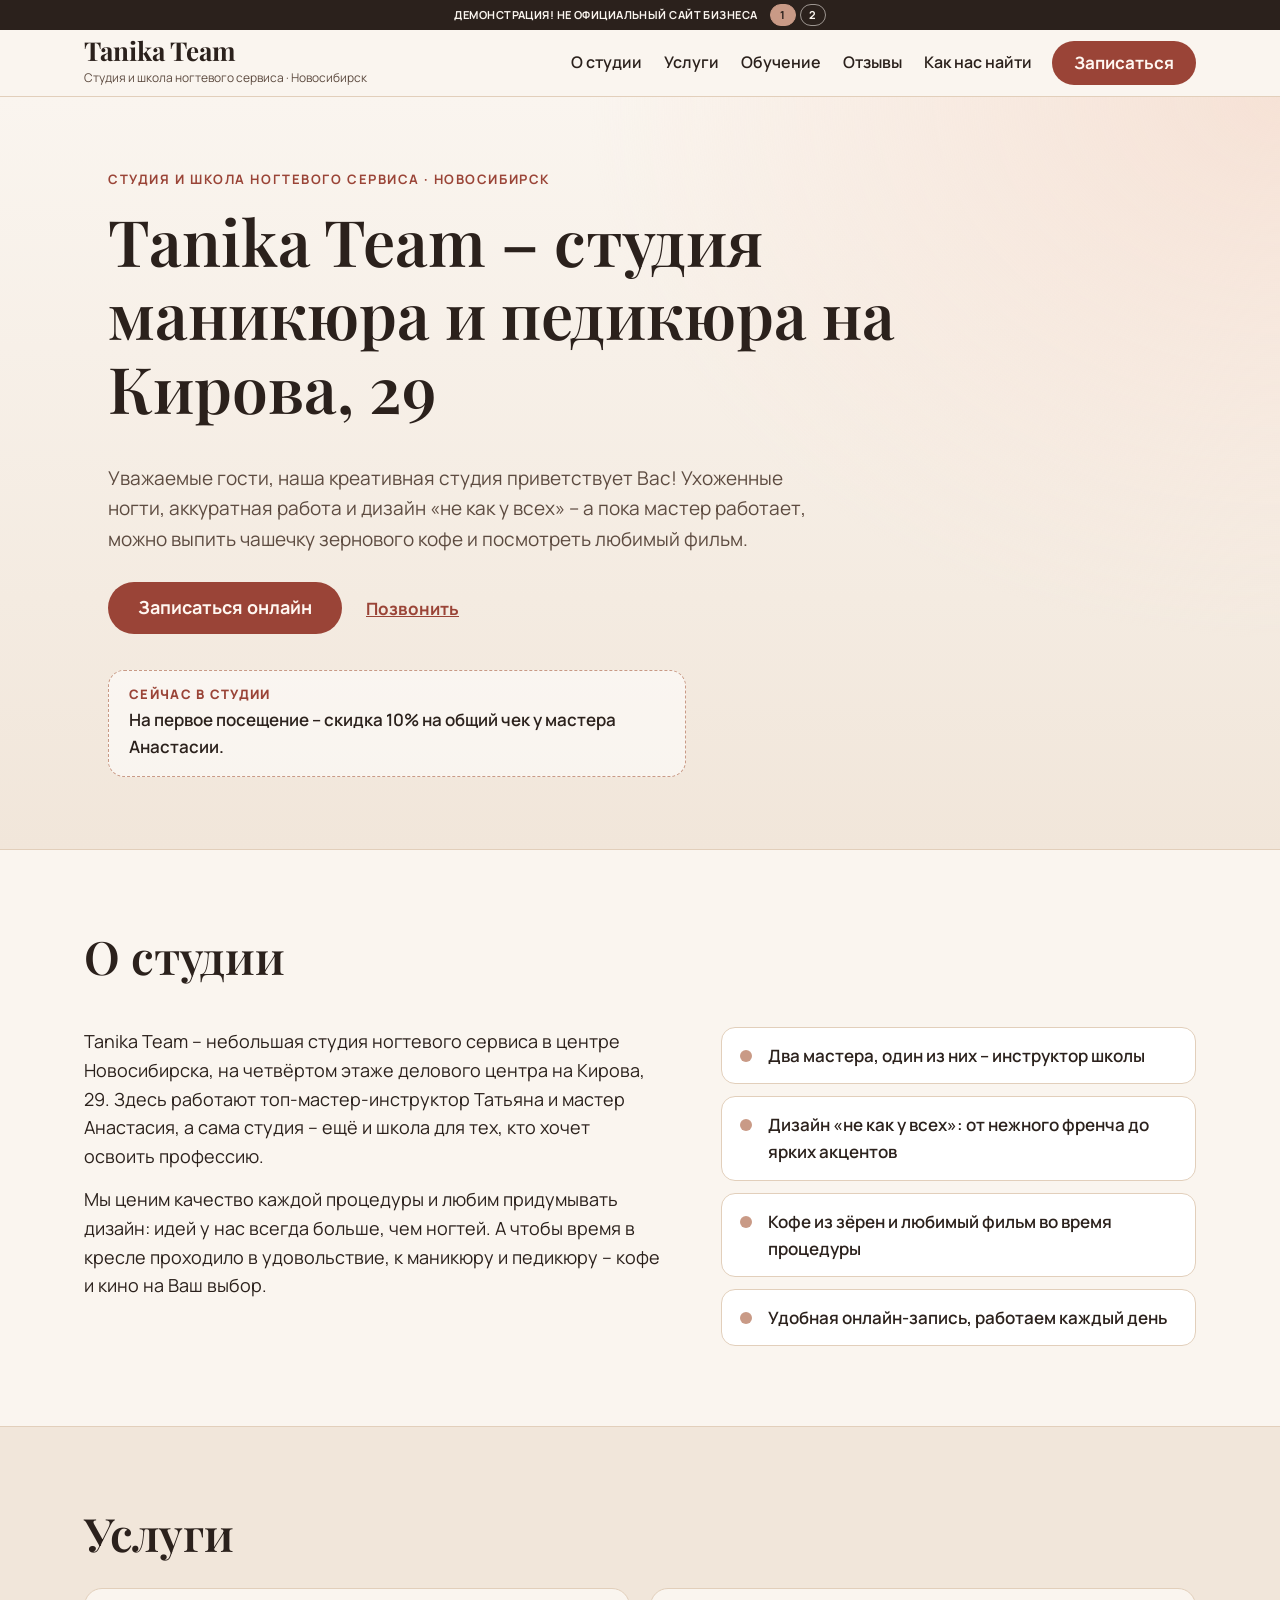
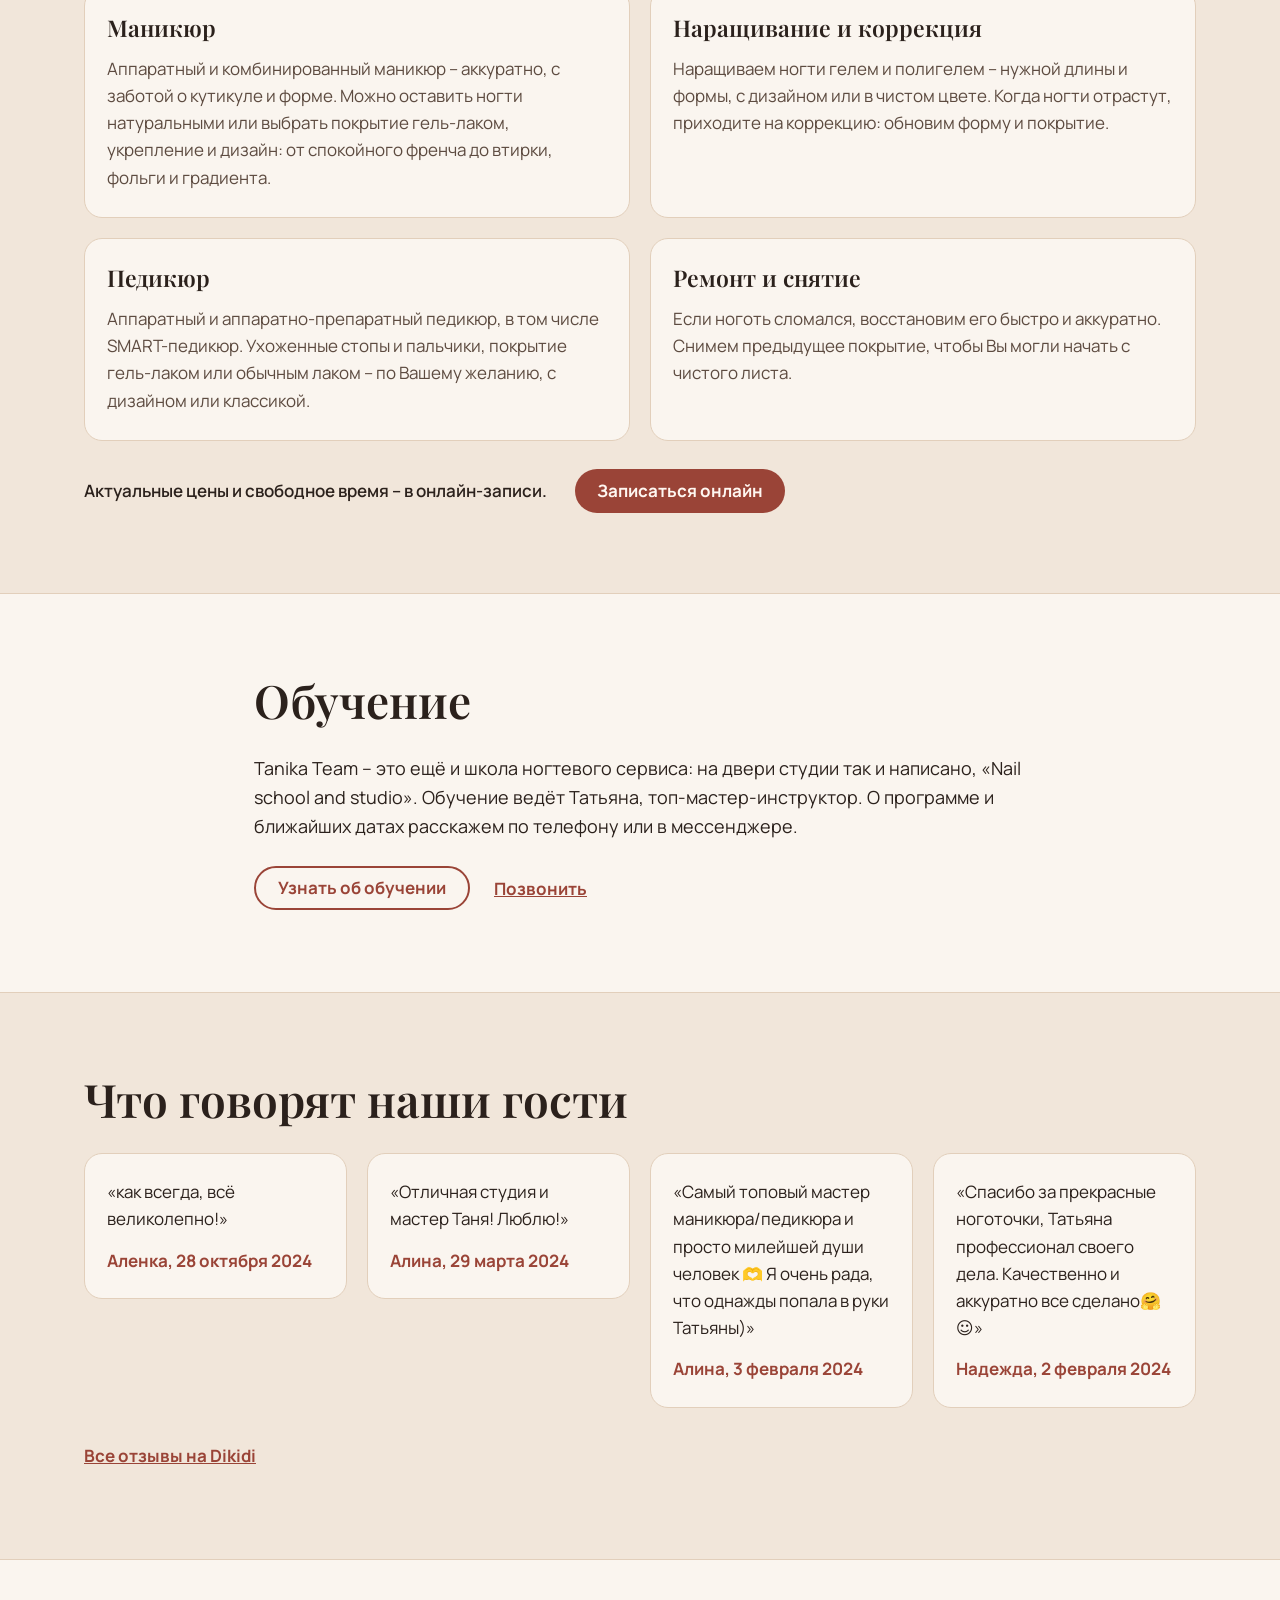
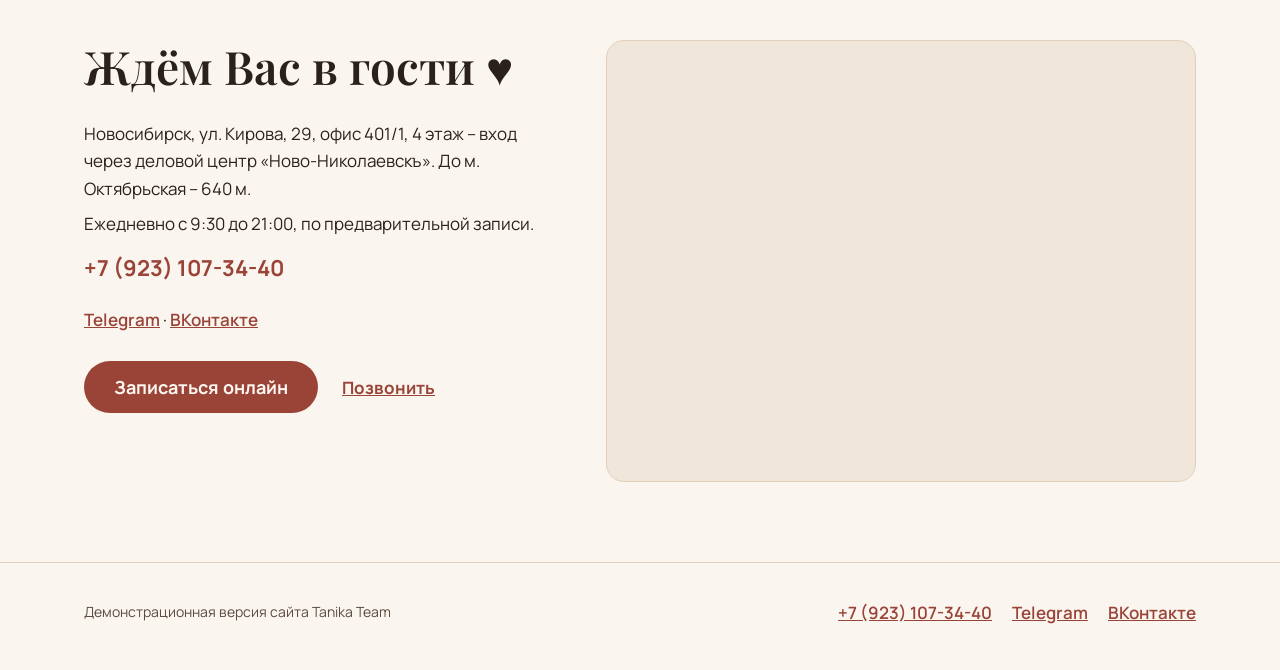
<file: index.html>
<!DOCTYPE html>
<html lang="ru">
<head>
<meta charset="utf-8">
<meta name="viewport" content="width=device-width, initial-scale=1.0">
<meta name="robots" content="noindex, nofollow">
<title>Tanika Team · студия маникюра и педикюра в Новосибирске</title>
<meta name="description"
  content="Tanika Team – студия и школа ногтевого сервиса в Новосибирске на ул. Кирова, 29: аппаратный маникюр, наращивание и коррекция, педикюр, ремонт и снятие.">
<meta name="theme-color" content="#faf5ef">

<link rel="icon" sizes="any" href="logos/favicon.ico">
<link rel="icon" type="image/png" sizes="32x32" href="logos/favicon-32x32.png">
<link rel="apple-touch-icon" sizes="180x180" href="logos/apple-touch-icon.png">
<link rel="preload" href="fonts/manrope-cyr.woff2" as="font" type="font/woff2" crossorigin>
<link rel="preload" href="fonts/playfair-cyr.woff2" as="font" type="font/woff2" crossorigin>
<link rel="stylesheet" href="css/fonts.css">
<link rel="stylesheet" href="css/styles.css">
</head>
<body>
<div class="top" id="top">
  <div class="demo-strip">
    <span class="demo-strip__text">ДЕМОНСТРАЦИЯ! НЕ ОФИЦИАЛЬНЫЙ САЙТ БИЗНЕСА</span>
    <nav class="switcher" aria-label="Версии сайта">
      <a href="./" aria-current="page">1</a>
      <a href="v2/">2</a>
    </nav>
  </div>
  <header class="header">
    <div class="header__inner wrap">
      <a class="sign" href="#hero" aria-label="Tanika Team, на главный экран">
        <span class="sign__text">
          <span class="sign__name">Tanika Team</span>
          <span class="sign__line">Студия и школа ногтевого сервиса · Новосибирск</span>
        </span>
      </a>
      <nav class="nav" aria-label="Разделы">
        <a href="#about">О студии</a>
        <a href="#services">Услуги</a>
        <a href="#school">Обучение</a>
        <a href="#reviews">Отзывы</a>
        <a href="#contacts">Как нас найти</a>
      </nav>
      <a class="btn btn--accent header__cta" href="https://dikidi.ru/477405" rel="noopener" target="_blank">Записаться</a>
      <button class="burger" type="button" aria-expanded="false" aria-controls="menu" aria-label="Меню">
        <span></span><span></span><span></span>
      </button>
    </div>
    <nav class="menu" id="menu" aria-label="Меню" hidden>
      <a href="#about">О студии</a>
      <a href="#services">Услуги</a>
      <a href="#school">Обучение</a>
      <a href="#reviews">Отзывы</a>
      <a href="#contacts">Как нас найти</a>
    </nav>
  </header>
</div>

<main>
  <section class="hero" id="hero">
    <div class="wrap hero__inner">
      <p class="hero__kicker">Студия и школа ногтевого сервиса · Новосибирск</p>
      <h1>Tanika Team – студия маникюра и педикюра на Кирова, 29</h1>
      <p class="lead">Уважаемые гости, наша креативная студия приветствует Вас! Ухоженные ногти, аккуратная работа и дизайн «не как у всех» – а пока мастер работает, можно выпить чашечку зернового кофе и посмотреть любимый фильм.</p>
      <div class="actions">
        <a class="btn btn--accent btn--big" href="https://dikidi.ru/477405" rel="noopener" target="_blank">Записаться онлайн</a>
        <p class="links"><a href="tel:+79231073440">Позвонить</a></p>
      </div>
      <aside class="promo" aria-labelledby="promo-h">
        <h2 id="promo-h" class="promo__title">Сейчас в студии</h2>
        <p>На первое посещение – скидка 10% на общий чек у мастера Анастасии.</p>
      </aside>
    </div>
  </section>

  <section class="sec about" id="about" aria-labelledby="about-h">
    <div class="wrap about__inner">
      <h2 id="about-h">О студии</h2>
      <div class="about__text"><p>Tanika Team – небольшая студия ногтевого сервиса в центре Новосибирска, на четвёртом этаже делового центра на Кирова, 29. Здесь работают топ-мастер-инструктор Татьяна и мастер Анастасия, а сама студия – ещё и школа для тех, кто хочет освоить профессию.</p><p>Мы ценим качество каждой процедуры и любим придумывать дизайн: идей у нас всегда больше, чем ногтей. А чтобы время в кресле проходило в удовольствие, к маникюру и педикюру – кофе и кино на Ваш выбор.</p></div>
      <ul class="facts">
        <li>Два мастера, один из них – инструктор школы</li>
        <li>Дизайн «не как у всех»: от нежного френча до ярких акцентов</li>
        <li>Кофе из зёрен и любимый фильм во время процедуры</li>
        <li>Удобная онлайн-запись, работаем каждый день</li>
      </ul>
    </div>
  </section>

  <section class="sec services" id="services" aria-labelledby="services-h">
    <div class="wrap">
      <h2 id="services-h">Услуги</h2>
      <ul class="cards">
        <li class="card"><h3>Маникюр</h3><p>Аппаратный и комбинированный маникюр – аккуратно, с заботой о кутикуле и форме. Можно оставить ногти натуральными или выбрать покрытие гель-лаком, укрепление и дизайн: от спокойного френча до втирки, фольги и градиента.</p></li>
        <li class="card"><h3>Наращивание и коррекция</h3><p>Наращиваем ногти гелем и полигелем – нужной длины и формы, с дизайном или в чистом цвете. Когда ногти отрастут, приходите на коррекцию: обновим форму и покрытие.</p></li>
        <li class="card"><h3>Педикюр</h3><p>Аппаратный и аппаратно-препаратный педикюр, в том числе SMART-педикюр. Ухоженные стопы и пальчики, покрытие гель-лаком или обычным лаком – по Вашему желанию, с дизайном или классикой.</p></li>
        <li class="card"><h3>Ремонт и снятие</h3><p>Если ноготь сломался, восстановим его быстро и аккуратно. Снимем предыдущее покрытие, чтобы Вы могли начать с чистого листа.</p></li>
      </ul>
      <div class="services__foot">
        <p class="services__note">Актуальные цены и свободное время – в онлайн-записи.</p>
        <a class="btn btn--accent" href="https://dikidi.ru/477405" rel="noopener" target="_blank">Записаться онлайн</a>
      </div>
    </div>
  </section>

  <section class="sec school" id="school" aria-labelledby="school-h">
    <div class="wrap school__inner">
      <h2 id="school-h">Обучение</h2>
      <p class="school__text">Tanika Team – это ещё и школа ногтевого сервиса: на двери студии так и написано, «Nail school and studio». Обучение ведёт Татьяна, топ-мастер-инструктор. О программе и ближайших датах расскажем по телефону или в мессенджере.</p>
      <div class="actions">
        <a class="btn btn--ghost" href="tel:+79231073440">Узнать об обучении</a>
        <p class="links"><a href="tel:+79231073440">Позвонить</a></p>
      </div>
    </div>
  </section>

  <section class="sec reviews" id="reviews" aria-labelledby="reviews-h">
    <div class="wrap">
      <h2 id="reviews-h">Что говорят наши гости</h2>
      <div class="review-grid">
        <figure class="review">
          <blockquote><p>«как всегда, всë великолепно!»</p></blockquote>
          <figcaption>Аленка, 28 октября 2024</figcaption>
        </figure>
        <figure class="review">
          <blockquote><p>«Отличная студия и мастер Таня! Люблю!»</p></blockquote>
          <figcaption>Алина, 29 марта 2024</figcaption>
        </figure>
        <figure class="review">
          <blockquote><p>«Самый топовый мастер маникюра/педикюра и просто милейшей души человек 🫶 Я очень рада, что однажды попала в руки Татьяны)»</p></blockquote>
          <figcaption>Алина, 3 февраля 2024</figcaption>
        </figure>
        <figure class="review">
          <blockquote><p>«Спасибо за прекрасные ноготочки, Татьяна профессионал своего дела. Качественно и аккуратно все сделано🤗☺»</p></blockquote>
          <figcaption>Надежда, 2 февраля 2024</figcaption>
        </figure>
      </div>
      <p class="reviews__foot"><a class="more" href="https://dikidi.ru/477405" rel="noopener" target="_blank">Все отзывы на Dikidi</a></p>
    </div>
  </section>

  <section class="sec contacts" id="contacts" aria-labelledby="contacts-h">
    <div class="wrap contacts__inner">
      <div class="contacts__text">
        <h2 id="contacts-h">Ждём Вас в гости ♥️</h2>
        <address>
          <p>Новосибирск, ул. Кирова, 29, офис 401/1, 4 этаж – вход через деловой центр «Ново-Николаевскъ». До м. Октябрьская – 640 м.</p>
          <p>Ежедневно с 9:30 до 21:00, по предварительной записи.</p>
          <p class="contacts__phone"><a href="tel:+79231073440">+7 (923) 107-34-40</a></p>
          <p class="contacts__social"><a href="https://t.me/tanikateam" rel="noopener" target="_blank">Telegram</a><span aria-hidden="true"> · </span><a href="https://vk.ru/tanika_nailartist" rel="noopener" target="_blank">ВКонтакте</a></p>
        </address>
        <div class="actions">
          <a class="btn btn--accent btn--big" href="https://dikidi.ru/477405" rel="noopener" target="_blank">Записаться онлайн</a>
          <p class="links"><a href="tel:+79231073440">Позвонить</a></p>
        </div>
      </div>
      <div class="map" id="map">
        <iframe src="https://yandex.ru/map-widget/v1/org/tanika_team/70512290132/" title="Tanika Team на карте" loading="lazy" allowfullscreen></iframe>
      </div>
    </div>
  </section>
</main>

<footer class="footer">
  <div class="wrap footer__inner">
    <p class="footer__mark">Демонстрационная версия сайта Tanika Team</p>
    <p class="footer__links"><a href="tel:+79231073440">+7 (923) 107-34-40</a><a href="https://t.me/tanikateam" rel="noopener" target="_blank">Telegram</a><a href="https://vk.ru/tanika_nailartist" rel="noopener" target="_blank">ВКонтакте</a></p>
  </div>
</footer>
<script src="js/main.js" defer></script>
</body>
</html>
</file>
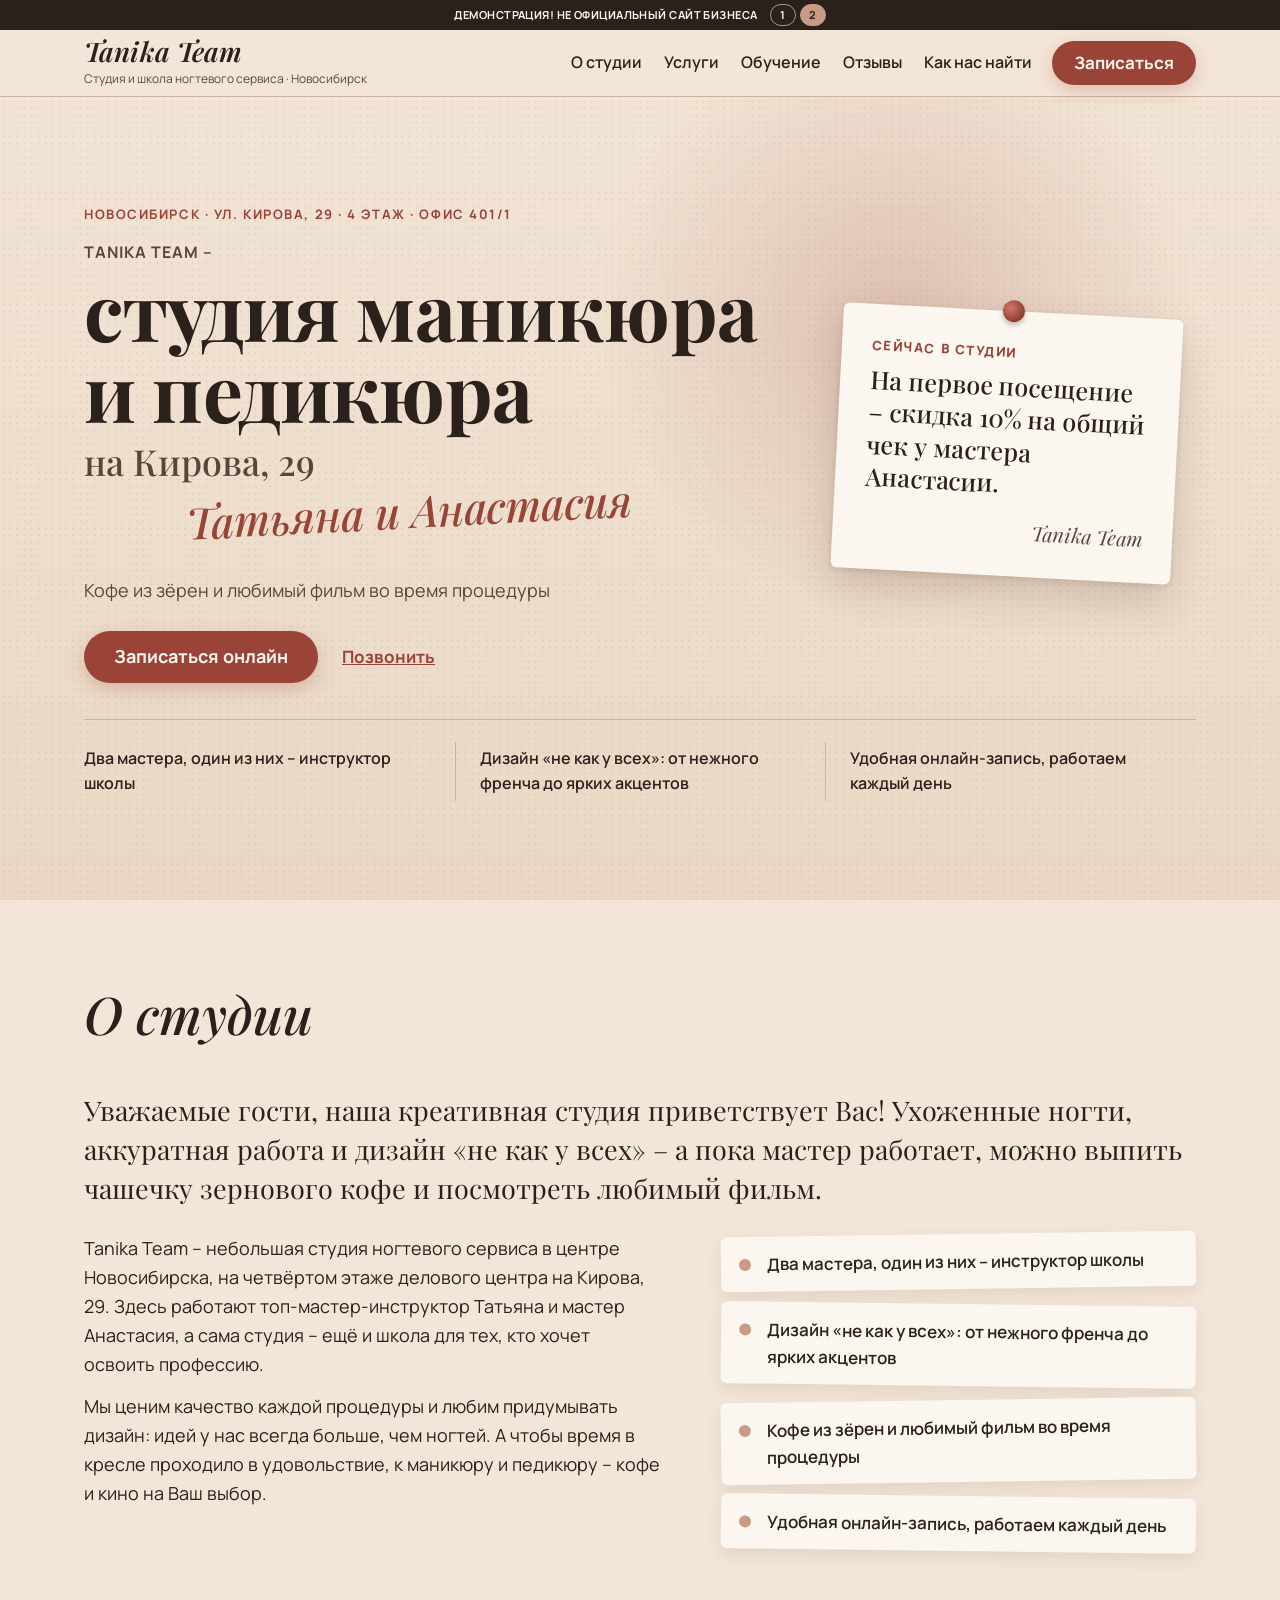
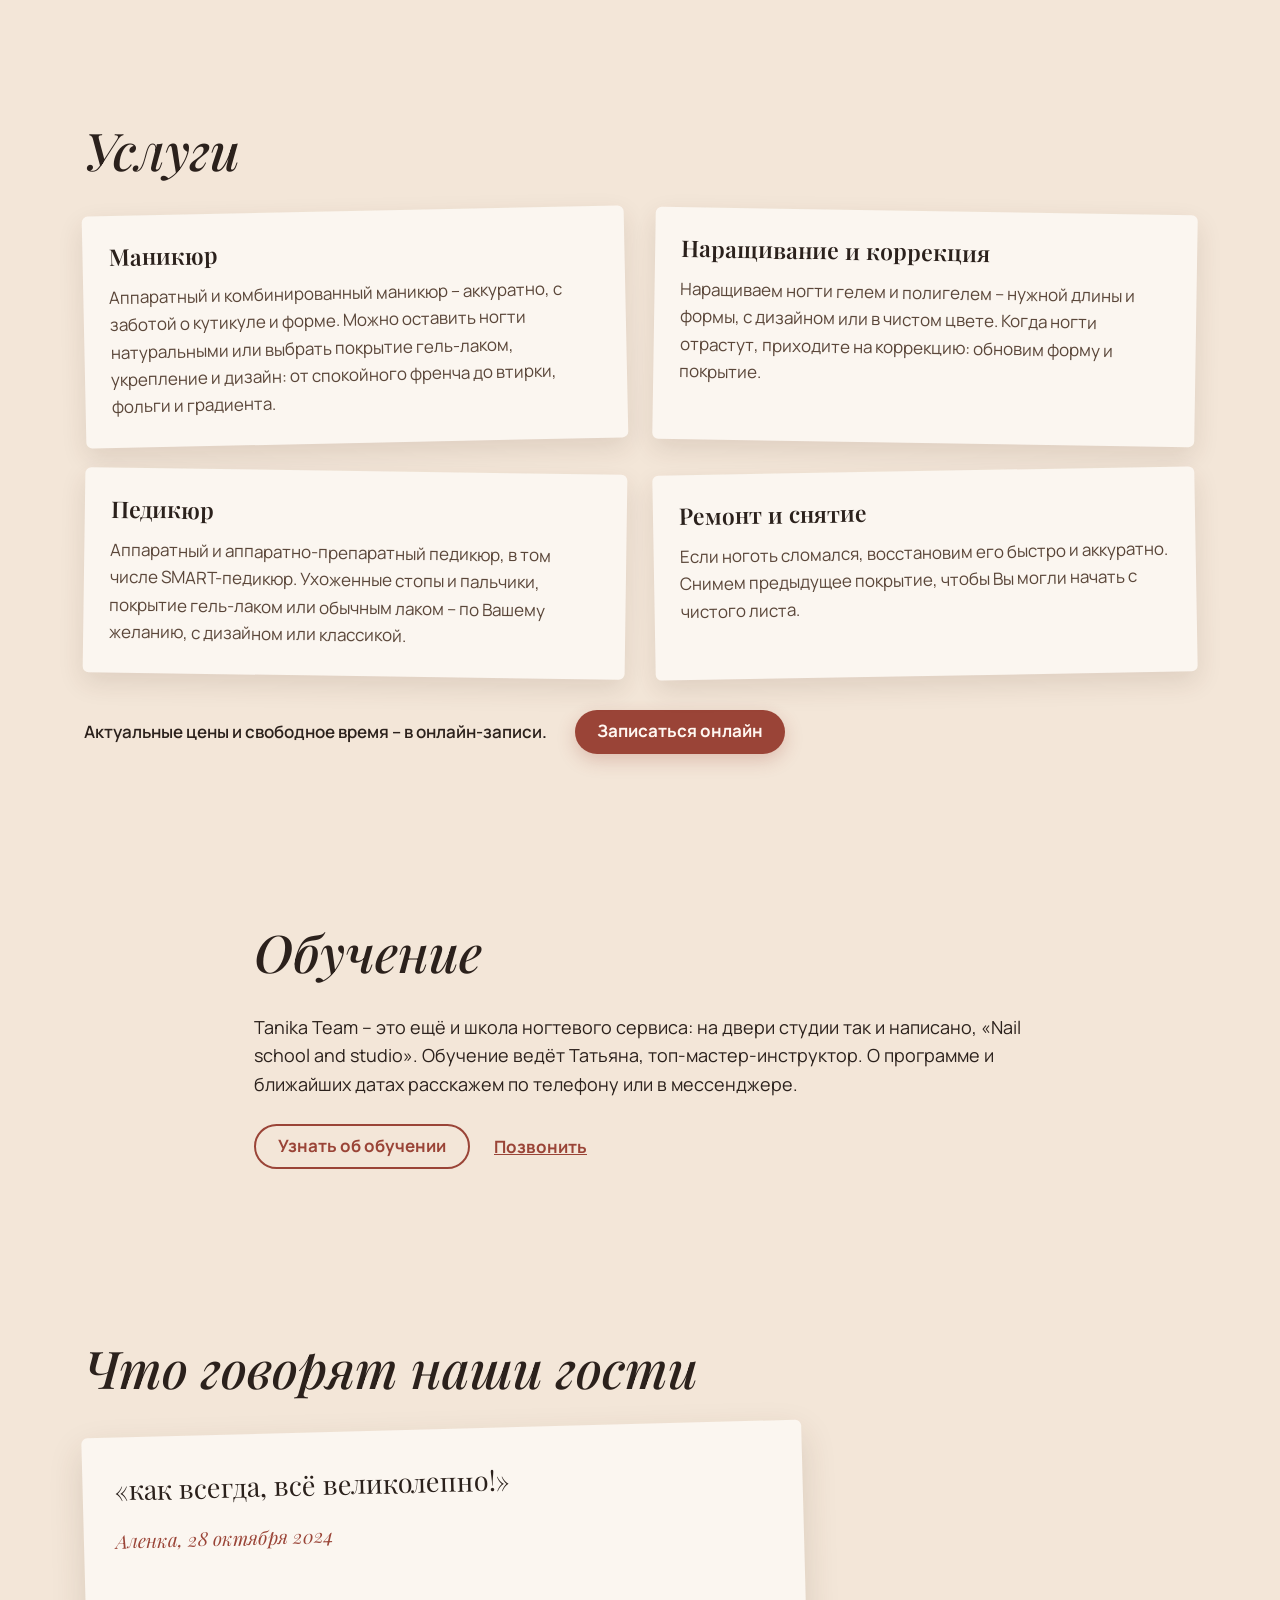
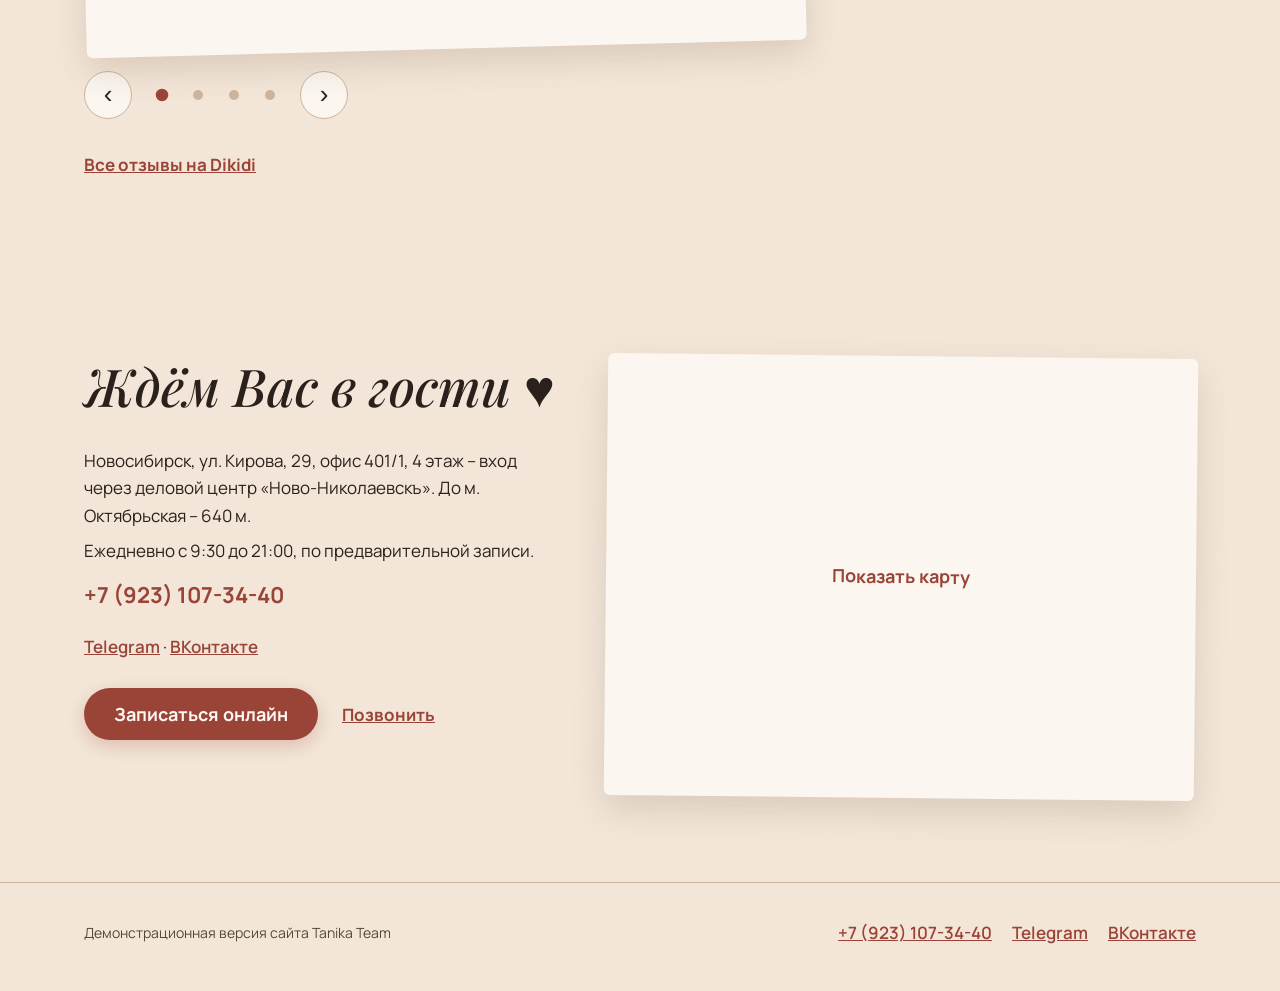
<file: v2/index.html>
<!DOCTYPE html>
<html lang="ru">
<head>
<meta charset="utf-8">
<meta name="viewport" content="width=device-width, initial-scale=1.0">
<meta name="robots" content="noindex, nofollow">
<title>Tanika Team · студия маникюра и педикюра в Новосибирске</title>
<meta name="description"
  content="Tanika Team – студия и школа ногтевого сервиса в Новосибирске на ул. Кирова, 29: аппаратный маникюр, наращивание и коррекция, педикюр, ремонт и снятие.">
<meta name="theme-color" content="#f3e6d8">

<link rel="icon" sizes="any" href="../logos/favicon.ico">
<link rel="icon" type="image/png" sizes="32x32" href="../logos/favicon-32x32.png">
<link rel="apple-touch-icon" sizes="180x180" href="../logos/apple-touch-icon.png">
<link rel="preload" href="../fonts/manrope-cyr.woff2" as="font" type="font/woff2" crossorigin>
<link rel="preload" href="../fonts/playfair-cyr.woff2" as="font" type="font/woff2" crossorigin>
<link rel="stylesheet" href="../css/fonts.css">
<link rel="stylesheet" href="../css/v2.css">
</head>
<body>
<div class="glow" aria-hidden="true"></div>
<div class="top" id="top">
  <div class="demo-strip">
    <span class="demo-strip__text">ДЕМОНСТРАЦИЯ! НЕ ОФИЦИАЛЬНЫЙ САЙТ БИЗНЕСА</span>
    <nav class="switcher" aria-label="Версии сайта">
      <a href="../">1</a>
      <a href="./" aria-current="page">2</a>
    </nav>
  </div>
  <header class="header">
    <div class="header__inner wrap">
      <a class="sign" href="#hero" aria-label="Tanika Team, на главный экран">
        <span class="sign__text">
          <span class="sign__name">Tanika Team</span>
          <span class="sign__line">Студия и школа ногтевого сервиса · Новосибирск</span>
        </span>
      </a>
      <nav class="nav" aria-label="Разделы">
        <a href="#about">О студии</a>
        <a href="#services">Услуги</a>
        <a href="#school">Обучение</a>
        <a href="#reviews">Отзывы</a>
        <a href="#contacts">Как нас найти</a>
      </nav>
      <a class="btn btn--accent header__cta" href="https://dikidi.ru/477405" rel="noopener" target="_blank">Записаться</a>
      <button class="burger" type="button" aria-expanded="false" aria-controls="menu" aria-label="Меню">
        <span></span><span></span><span></span>
      </button>
    </div>
    <nav class="menu" id="menu" aria-label="Меню" hidden>
      <a href="#about">О студии</a>
      <a href="#services">Услуги</a>
      <a href="#school">Обучение</a>
      <a href="#reviews">Отзывы</a>
      <a href="#contacts">Как нас найти</a>
    </nav>
  </header>
</div>

<main>
  <section class="hero" id="hero">
    <div class="wrap hero__grid">
      <div class="hero__text">
        <p class="brow">Новосибирск · ул. Кирова, 29 · 4 этаж · офис 401/1</p>
        <h1><span class="h1__name">Tanika Team –</span> <span class="h1__service">студия маникюра и педикюра</span> <span class="h1__where">на Кирова, 29</span></h1>
        <p class="hand">Татьяна и Анастасия</p>
        <p class="visit">Кофе из зёрен и любимый фильм во время процедуры</p>
        <div class="actions">
          <a class="btn btn--accent btn--big" href="https://dikidi.ru/477405" rel="noopener" target="_blank">Записаться онлайн</a>
          <p class="links"><a href="tel:+79231073440">Позвонить</a></p>
        </div>
      </div>
      <aside class="pin" aria-labelledby="promo-h">
        <div class="pin__card" id="pin">
          <h2 id="promo-h" class="pin__title">Сейчас в студии</h2>
          <p class="pin__text">На первое посещение – скидка 10% на общий чек у мастера Анастасии.</p>
          <p class="pin__sign">Tanika Team</p>
        </div>
      </aside>
      <ul class="trio">
        <li>Два мастера, один из них – инструктор школы</li>
        <li>Дизайн «не как у всех»: от нежного френча до ярких акцентов</li>
        <li>Удобная онлайн-запись, работаем каждый день</li>
      </ul>
    </div>
  </section>

  <section class="sec about" id="about" aria-labelledby="about-h">
    <div class="wrap about__inner">
      <h2 id="about-h">О студии</h2>
      <p class="about__lead">Уважаемые гости, наша креативная студия приветствует Вас! Ухоженные ногти, аккуратная работа и дизайн «не как у всех» – а пока мастер работает, можно выпить чашечку зернового кофе и посмотреть любимый фильм.</p>
      <div class="about__text"><p>Tanika Team – небольшая студия ногтевого сервиса в центре Новосибирска, на четвёртом этаже делового центра на Кирова, 29. Здесь работают топ-мастер-инструктор Татьяна и мастер Анастасия, а сама студия – ещё и школа для тех, кто хочет освоить профессию.</p><p>Мы ценим качество каждой процедуры и любим придумывать дизайн: идей у нас всегда больше, чем ногтей. А чтобы время в кресле проходило в удовольствие, к маникюру и педикюру – кофе и кино на Ваш выбор.</p></div>
      <ul class="facts">
        <li>Два мастера, один из них – инструктор школы</li>
        <li>Дизайн «не как у всех»: от нежного френча до ярких акцентов</li>
        <li>Кофе из зёрен и любимый фильм во время процедуры</li>
        <li>Удобная онлайн-запись, работаем каждый день</li>
      </ul>
    </div>
  </section>

  <section class="sec services" id="services" aria-labelledby="services-h">
    <div class="wrap">
      <h2 id="services-h">Услуги</h2>
      <ul class="cards">
        <li class="card"><h3>Маникюр</h3><p>Аппаратный и комбинированный маникюр – аккуратно, с заботой о кутикуле и форме. Можно оставить ногти натуральными или выбрать покрытие гель-лаком, укрепление и дизайн: от спокойного френча до втирки, фольги и градиента.</p></li>
        <li class="card"><h3>Наращивание и коррекция</h3><p>Наращиваем ногти гелем и полигелем – нужной длины и формы, с дизайном или в чистом цвете. Когда ногти отрастут, приходите на коррекцию: обновим форму и покрытие.</p></li>
        <li class="card"><h3>Педикюр</h3><p>Аппаратный и аппаратно-препаратный педикюр, в том числе SMART-педикюр. Ухоженные стопы и пальчики, покрытие гель-лаком или обычным лаком – по Вашему желанию, с дизайном или классикой.</p></li>
        <li class="card"><h3>Ремонт и снятие</h3><p>Если ноготь сломался, восстановим его быстро и аккуратно. Снимем предыдущее покрытие, чтобы Вы могли начать с чистого листа.</p></li>
      </ul>
      <div class="services__foot">
        <p class="services__note">Актуальные цены и свободное время – в онлайн-записи.</p>
        <a class="btn btn--accent" href="https://dikidi.ru/477405" rel="noopener" target="_blank">Записаться онлайн</a>
      </div>
    </div>
  </section>

  <section class="sec school" id="school" aria-labelledby="school-h">
    <div class="wrap school__inner">
      <h2 id="school-h">Обучение</h2>
      <p class="school__text">Tanika Team – это ещё и школа ногтевого сервиса: на двери студии так и написано, «Nail school and studio». Обучение ведёт Татьяна, топ-мастер-инструктор. О программе и ближайших датах расскажем по телефону или в мессенджере.</p>
      <div class="actions">
        <a class="btn btn--ghost" href="tel:+79231073440">Узнать об обучении</a>
        <p class="links"><a href="tel:+79231073440">Позвонить</a></p>
      </div>
    </div>
  </section>

  <section class="sec reviews" id="reviews" aria-labelledby="reviews-h">
    <div class="wrap">
      <h2 id="reviews-h">Что говорят наши гости</h2>
      <div class="carousel" aria-roledescription="карусель" aria-label="Отзывы гостей">
        <div class="carousel__stage">
          <figure class="note-card" data-i="0">
            <blockquote><p>«как всегда, всë великолепно!»</p></blockquote>
            <figcaption>Аленка, 28 октября 2024</figcaption>
          </figure>
          <figure class="note-card" data-i="1" aria-hidden="true">
            <blockquote><p>«Отличная студия и мастер Таня! Люблю!»</p></blockquote>
            <figcaption>Алина, 29 марта 2024</figcaption>
          </figure>
          <figure class="note-card" data-i="2" aria-hidden="true">
            <blockquote><p>«Самый топовый мастер маникюра/педикюра и просто милейшей души человек 🫶 Я очень рада, что однажды попала в руки Татьяны)»</p></blockquote>
            <figcaption>Алина, 3 февраля 2024</figcaption>
          </figure>
          <figure class="note-card" data-i="3" aria-hidden="true">
            <blockquote><p>«Спасибо за прекрасные ноготочки, Татьяна профессионал своего дела. Качественно и аккуратно все сделано🤗☺»</p></blockquote>
            <figcaption>Надежда, 2 февраля 2024</figcaption>
          </figure>
        </div>
        <div class="carousel__ctrl">
          <button type="button" class="carousel__arrow" data-dir="-1" aria-label="Предыдущий отзыв">‹</button>
          <div class="carousel__dots">
          <button type="button" aria-label="Отзыв 1" aria-current="true"></button>
          <button type="button" aria-label="Отзыв 2"></button>
          <button type="button" aria-label="Отзыв 3"></button>
          <button type="button" aria-label="Отзыв 4"></button>
          </div>
          <button type="button" class="carousel__arrow" data-dir="1" aria-label="Следующий отзыв">›</button>
        </div>
      </div>
      <p class="reviews__foot"><a class="more" href="https://dikidi.ru/477405" rel="noopener" target="_blank">Все отзывы на Dikidi</a></p>
    </div>
  </section>

  <section class="sec contacts" id="contacts" aria-labelledby="contacts-h">
    <div class="wrap contacts__inner">
      <div class="contacts__text">
        <h2 id="contacts-h">Ждём Вас в гости ♥️</h2>
        <address>
          <p>Новосибирск, ул. Кирова, 29, офис 401/1, 4 этаж – вход через деловой центр «Ново-Николаевскъ». До м. Октябрьская – 640 м.</p>
          <p>Ежедневно с 9:30 до 21:00, по предварительной записи.</p>
          <p class="contacts__phone"><a href="tel:+79231073440">+7 (923) 107-34-40</a></p>
          <p class="contacts__social"><a href="https://t.me/tanikateam" rel="noopener" target="_blank">Telegram</a><span aria-hidden="true"> · </span><a href="https://vk.ru/tanika_nailartist" rel="noopener" target="_blank">ВКонтакте</a></p>
        </address>
        <div class="actions">
          <a class="btn btn--accent btn--big" href="https://dikidi.ru/477405" rel="noopener" target="_blank">Записаться онлайн</a>
          <p class="links"><a href="tel:+79231073440">Позвонить</a></p>
        </div>
      </div>
      <div class="map" id="map">
        <button class="map__load" type="button" id="map-load" data-src="https://yandex.ru/map-widget/v1/org/tanika_team/70512290132/">Показать карту</button>
      </div>
    </div>
  </section>
</main>

<footer class="footer">
  <div class="wrap footer__inner">
    <p class="footer__mark">Демонстрационная версия сайта Tanika Team</p>
    <p class="footer__links"><a href="tel:+79231073440">+7 (923) 107-34-40</a><a href="https://t.me/tanikateam" rel="noopener" target="_blank">Telegram</a><a href="https://vk.ru/tanika_nailartist" rel="noopener" target="_blank">ВКонтакте</a></p>
  </div>
</footer>
<script src="../js/v2.js" defer></script>
</body>
</html>
</file>
<file: css/fonts.css>
@font-face{font-family:"Manrope";font-style:normal;font-weight:400 800;font-display:swap;src:url(../fonts/manrope-cyr.woff2) format("woff2");unicode-range:U+0301,U+0400-045F,U+0490-0491,U+04B0-04B1,U+2116}
@font-face{font-family:"Manrope";font-style:normal;font-weight:400 800;font-display:swap;src:url(../fonts/manrope-lat.woff2) format("woff2");unicode-range:U+0000-00FF,U+0131,U+0152-0153,U+02BB-02BC,U+02C6,U+02DA,U+02DC,U+0304,U+0308,U+0329,U+2000-206F,U+20AC,U+2122,U+2191,U+2193,U+2212,U+2215,U+FEFF,U+FFFD}
@font-face{font-family:"Playfair Display";font-style:normal;font-weight:400 800;font-display:swap;src:url(../fonts/playfair-cyr.woff2) format("woff2");unicode-range:U+0301,U+0400-045F,U+0490-0491,U+04B0-04B1,U+2116}
@font-face{font-family:"Playfair Display";font-style:normal;font-weight:400 800;font-display:swap;src:url(../fonts/playfair-lat.woff2) format("woff2");unicode-range:U+0000-00FF,U+0131,U+0152-0153,U+02BB-02BC,U+02C6,U+02DA,U+02DC,U+0304,U+0308,U+0329,U+2000-206F,U+20AC,U+2122,U+2191,U+2193,U+2212,U+2215,U+FEFF,U+FFFD}
@font-face{font-family:"Playfair Display";font-style:italic;font-weight:400 800;font-display:swap;src:url(../fonts/playfair-italic-cyr.woff2) format("woff2");unicode-range:U+0301,U+0400-045F,U+0490-0491,U+04B0-04B1,U+2116}
@font-face{font-family:"Playfair Display";font-style:italic;font-weight:400 800;font-display:swap;src:url(../fonts/playfair-italic-lat.woff2) format("woff2");unicode-range:U+0000-00FF,U+0131,U+0152-0153,U+02BB-02BC,U+02C6,U+02DA,U+02DC,U+0304,U+0308,U+0329,U+2000-206F,U+20AC,U+2122,U+2191,U+2193,U+2212,U+2215,U+FEFF,U+FFFD}
</file>
<file: css/styles.css>
:root{
  --milk:#faf5ef; --latte:#f1e6da; --sand:#e7d6c4; --ink:#2b211c; --ink-soft:#5d4b40;
  --accent:#9a4437; --accent-hover:#7f3529; --line:#e2cfbb; --rose:#c99a86;
  --display:"Playfair Display",Georgia,serif; --body:"Manrope",system-ui,-apple-system,"Segoe UI",Arial,sans-serif;
  --wrap:1160px; --top-h:0px;
}
*,*::before,*::after{box-sizing:border-box}
html{scroll-behavior:smooth;-webkit-text-size-adjust:100%}
@media (prefers-reduced-motion:reduce){html{scroll-behavior:auto}}
body{margin:0;background:var(--milk);color:var(--ink);font:400 17px/1.6 var(--body);overflow-x:clip}
a{color:var(--accent)}
a:hover{color:var(--accent-hover)}
:focus-visible{outline:3px solid var(--accent);outline-offset:3px;border-radius:4px}
.wrap{max-width:var(--wrap);margin:0 auto;padding:0 24px}
h1,h2,h3{line-height:1.15;margin:0 0 .6em;color:var(--ink)}
h2{font-family:var(--display);font-weight:600;font-size:clamp(30px,4vw,46px)}
h3{font-size:20px;font-weight:700}
section{scroll-margin-top:calc(var(--top-h) + 12px)}

.top{position:sticky;top:0;z-index:50}
.demo-strip{display:flex;align-items:center;justify-content:center;gap:12px;min-height:30px;padding:4px 10px;background:var(--ink);color:var(--milk);font:700 11px/1.25 var(--body);letter-spacing:.04em;text-align:center}
.switcher{display:flex;gap:4px;flex:none}
.switcher a{display:inline-flex;align-items:center;justify-content:center;min-width:26px;height:22px;padding:0 6px;border:1px solid rgba(250,245,239,.55);border-radius:11px;color:var(--milk);text-decoration:none;font-weight:700}
.switcher a[aria-current="page"]{background:var(--rose);border-color:var(--rose);color:var(--ink)}
.header{background:rgba(250,245,239,.97);border-bottom:1px solid var(--line)}
.header__inner{display:flex;align-items:center;gap:20px;min-height:66px}
.sign{display:flex;align-items:center;text-decoration:none;color:var(--ink);flex:none}
.sign__text{display:flex;flex-direction:column}
.sign__name{font-family:var(--display);font-weight:700;font-size:26px;line-height:1}
.sign__line{font-size:12px;color:var(--ink-soft);margin-top:4px}
.nav{display:flex;gap:22px;margin-left:auto}
.nav a{color:var(--ink);text-decoration:none;font-weight:600;font-size:16px;padding:8px 0}
.nav a:hover{color:var(--accent)}
.btn{display:inline-flex;align-items:center;justify-content:center;min-height:44px;padding:10px 22px;border-radius:999px;font-weight:700;text-decoration:none;line-height:1.2;text-align:center}
.btn--accent{background:var(--accent);color:#fff7f1}
.btn--accent:hover{background:var(--accent-hover);color:#fff7f1}
.btn--ghost{border:2px solid var(--accent);color:var(--accent)}
.btn--ghost:hover{background:var(--accent);color:#fff7f1}
.btn--big{min-height:52px;padding:14px 30px;font-size:18px}
.burger{display:none;width:44px;height:44px;border:1px solid var(--line);border-radius:12px;background:#fff;cursor:pointer;flex:none;align-items:center;justify-content:center;flex-direction:column;gap:5px;padding:0}
.burger span{display:block;width:20px;height:2px;background:var(--ink);border-radius:2px;transition:transform .2s,opacity .2s}
.burger[aria-expanded="true"] span:nth-child(1){transform:translateY(7px) rotate(45deg)}
.burger[aria-expanded="true"] span:nth-child(2){opacity:0}
.burger[aria-expanded="true"] span:nth-child(3){transform:translateY(-7px) rotate(-45deg)}
.menu{background:var(--milk);border-bottom:1px solid var(--line);padding:6px 24px 14px;display:flex;flex-direction:column}
.menu[hidden]{display:none}
.menu a{display:flex;align-items:center;min-height:48px;color:var(--ink);text-decoration:none;font-weight:600;font-size:18px;border-bottom:1px solid var(--latte)}
.menu a:last-child{border-bottom:0}

.hero{background:radial-gradient(90% 120% at 100% 0%,#f6e2d6 0%,transparent 60%),linear-gradient(180deg,var(--milk),var(--latte));border-bottom:1px solid var(--line)}
.hero__inner{padding-top:72px;padding-bottom:72px;max-width:900px;margin-left:max(24px,calc((100% - var(--wrap))/2 + 24px))}
.hero__kicker{margin:0 0 14px;font-weight:700;letter-spacing:.12em;text-transform:uppercase;font-size:13px;color:var(--accent)}
.hero h1{font-family:var(--display);font-weight:600;font-size:clamp(34px,5vw,64px)}
.lead{font-size:19px;color:var(--ink-soft);max-width:38em;margin:0 0 28px}
.actions{display:flex;flex-wrap:wrap;align-items:center;gap:14px 24px}
.links{margin:0;font-weight:700}
.links a{display:inline-block;padding:10px 0}
.promo{margin-top:36px;display:inline-block;max-width:34em;padding:16px 20px;border:1px dashed var(--rose);border-radius:16px;background:rgba(255,255,255,.55)}
.promo__title{font-family:var(--body);font-size:13px;font-weight:800;letter-spacing:.1em;text-transform:uppercase;color:var(--accent);margin:0 0 4px}
.promo p{margin:0;font-weight:600}

.sec{padding:80px 0}
.about__inner{display:grid;grid-template-columns:1.1fr .9fr;gap:16px 56px;align-items:start}
.about h2{grid-column:1/-1}
.about__text p{margin:0 0 14px;font-size:18px}
.facts{list-style:none;margin:0;padding:0;display:grid;gap:12px}
.facts li{padding:14px 18px 14px 46px;position:relative;background:#fff;border:1px solid var(--line);border-radius:14px;font-weight:600}
.facts li::before{content:"";position:absolute;left:18px;top:22px;width:12px;height:12px;border-radius:50%;background:var(--rose)}
.services{background:var(--latte);border-top:1px solid var(--line);border-bottom:1px solid var(--line)}
.cards{list-style:none;margin:0;padding:0;display:grid;grid-template-columns:repeat(2,1fr);gap:20px}
.card{background:var(--milk);border:1px solid var(--line);border-radius:18px;padding:26px 22px}
.card h3{font-family:var(--display);font-weight:600;font-size:23px}
.card p{margin:0;color:var(--ink-soft)}
.services__foot{display:flex;flex-wrap:wrap;align-items:center;gap:14px 28px;margin-top:28px}
.services__note{margin:0;font-weight:600}
.school__inner{max-width:820px}
.school__text{font-size:18px;margin:0 0 24px}
.reviews{background:var(--latte);border-top:1px solid var(--line);border-bottom:1px solid var(--line)}
.review-grid{display:grid;grid-template-columns:repeat(4,1fr);gap:20px;align-items:start}
.review{margin:0;background:var(--milk);border:1px solid var(--line);border-radius:18px;padding:24px 22px}
.review blockquote{margin:0}
.review blockquote p{margin:0 0 14px;font-size:17px}
.review figcaption{font-weight:700;color:var(--accent)}
.reviews__foot{margin:24px 0 0}
.more{font-weight:700;display:inline-block;padding:10px 0}
.contacts__inner{display:grid;grid-template-columns:.9fr 1.1fr;gap:40px;align-items:start}
address{font-style:normal;margin-bottom:22px}
address p{margin:0 0 8px}
.contacts__phone a{font-size:22px;font-weight:700;text-decoration:none;display:inline-block;padding:6px 0}
.contacts__social a{display:inline-block;padding:6px 0;font-weight:600}
.map{position:relative;aspect-ratio:4/3;border-radius:18px;overflow:hidden;border:1px solid var(--line);background:var(--latte)}
.map iframe{position:absolute;inset:0;width:100%;height:100%;border:0}

@media (max-width:1100px){
  .sign__line{display:none}
  .nav{gap:16px}
  .cards,.review-grid{grid-template-columns:repeat(2,1fr)}
}
@media (max-width:960px){
  .nav{display:none}
  .burger{display:inline-flex}
  .header__cta{margin-left:auto}
  .hero__inner{padding-top:40px;padding-bottom:48px}
  .about__inner,.contacts__inner{grid-template-columns:1fr}
}
@media (max-width:560px){
  body{font-size:16px}
  .wrap{padding-left:16px;padding-right:16px}
  .hero__inner{margin-left:0}
  .header__inner{gap:10px;min-height:60px}
  .sign__name{font-size:21px}
  .header__cta{padding:8px 14px;font-size:15px}
  .menu{padding:4px 16px 12px}
  .cards,.review-grid{grid-template-columns:1fr}
  .lead{font-size:17px}
  .sec{padding:56px 0}
  .demo-strip{font-size:10px;gap:8px;padding:4px 6px;letter-spacing:.02em}
  .actions .btn--big{width:100%}
}
@media (max-width:360px){
  .header__inner{gap:8px}
  .sign__name{font-size:19px}
  .header__cta{padding:8px 12px;font-size:14px}
}
.footer{border-top:1px solid var(--line);padding:26px 0 34px}
.footer__inner{display:flex;flex-wrap:wrap;justify-content:space-between;gap:10px 24px;align-items:center}
.footer p{margin:0}
.footer__mark{font-size:14px;color:var(--ink-soft)}
.footer__links{display:flex;flex-wrap:wrap;gap:4px 20px}
.footer__links a{display:inline-block;padding:10px 0;font-weight:600}
</file>
<file: css/v2.css>
:root{
  --board:#f3e6d8; --board-2:#ead8c5; --paper:#fbf6f0; --ink:#2b211c; --ink-soft:#5a4639;
  --accent:#9a4437; --accent-hover:#7f3529; --line:#cdb39b; --rose:#c99a86;
  --display:"Playfair Display",Georgia,serif; --body:"Manrope",system-ui,-apple-system,"Segoe UI",Arial,sans-serif;
  --wrap:1160px; --top-h:0px;
}
*,*::before,*::after{box-sizing:border-box}
html{scroll-behavior:smooth;-webkit-text-size-adjust:100%}
body{margin:0;color:var(--ink);font:400 17px/1.6 var(--body);overflow-x:clip;background-color:var(--board);
  background-image:radial-gradient(rgba(122,84,58,.07) 1px,transparent 1.2px),linear-gradient(180deg,var(--board) 0%,var(--board-2) 100%);
  background-size:7px 7px,100% 100%;background-attachment:fixed,fixed}
a{color:var(--accent)}
a:hover{color:var(--accent-hover)}
:focus-visible{outline:3px solid var(--accent);outline-offset:3px;border-radius:4px}
.wrap{max-width:var(--wrap);margin:0 auto;padding:0 24px}
h1,h2,h3{line-height:1.15;margin:0 0 .6em}
h2{font-family:var(--display);font-style:italic;font-weight:500;font-size:clamp(32px,4.4vw,52px);color:var(--ink)}
h3{font-family:var(--display);font-weight:600;font-size:23px}
section{scroll-margin-top:calc(var(--top-h) + 12px)}
main,.footer{position:relative;z-index:1}

/* light spot */
.glow{position:fixed;left:0;top:0;width:600px;height:600px;border-radius:50%;pointer-events:none;z-index:0;
  background:radial-gradient(circle,rgba(154,68,55,.20) 0%,rgba(154,68,55,.09) 38%,rgba(154,68,55,0) 70%);
  transform:translate3d(calc(70vw - 300px),calc(35vh - 300px),0);will-change:transform}
@media (max-width:560px){.glow{width:420px;height:420px;transform:translate3d(calc(60vw - 210px),calc(40vh - 210px),0);opacity:.85}}

/* top */
.top{position:sticky;top:0;z-index:50}
.demo-strip{display:flex;align-items:center;justify-content:center;gap:12px;min-height:30px;padding:4px 10px;background:var(--ink);color:var(--paper);font:700 11px/1.25 var(--body);letter-spacing:.04em;text-align:center}
.switcher{display:flex;gap:4px;flex:none}
.switcher a{display:inline-flex;align-items:center;justify-content:center;min-width:26px;height:22px;padding:0 6px;border:1px solid rgba(251,246,240,.55);border-radius:11px;color:var(--paper);text-decoration:none;font-weight:700}
.switcher a[aria-current="page"]{background:var(--rose);border-color:var(--rose);color:var(--ink)}
.header{background:rgba(243,230,216,.96);border-bottom:1px solid var(--line)}
.header__inner{display:flex;align-items:center;gap:20px;min-height:66px}
.sign{display:flex;align-items:center;text-decoration:none;color:var(--ink);flex:none}
.sign__text{display:flex;flex-direction:column}
.sign__name{font-family:var(--display);font-style:italic;font-weight:600;font-size:27px;line-height:1}
.sign__line{font-size:12px;color:var(--ink-soft);margin-top:4px}
.nav{display:flex;gap:22px;margin-left:auto}
.nav a{color:var(--ink);text-decoration:none;font-weight:600;font-size:16px;padding:8px 0}
.nav a:hover{color:var(--accent)}
.btn{display:inline-flex;align-items:center;justify-content:center;min-height:44px;padding:10px 22px;border-radius:999px;font-weight:700;text-decoration:none;line-height:1.2;text-align:center}
.btn--accent{background:var(--accent);color:#fff7f1;box-shadow:0 6px 18px rgba(154,68,55,.25)}
.btn--accent:hover{background:var(--accent-hover);color:#fff7f1}
.btn--ghost{border:2px solid var(--accent);color:var(--accent)}
.btn--ghost:hover{background:var(--accent);color:#fff7f1}
.btn--big{min-height:52px;padding:14px 30px;font-size:18px}
.burger{display:none;width:44px;height:44px;border:1px solid var(--line);border-radius:12px;background:var(--paper);cursor:pointer;flex:none;align-items:center;justify-content:center;flex-direction:column;gap:5px;padding:0}
.burger span{display:block;width:20px;height:2px;background:var(--ink);border-radius:2px;transition:transform .2s,opacity .2s}
.burger[aria-expanded="true"] span:nth-child(1){transform:translateY(7px) rotate(45deg)}
.burger[aria-expanded="true"] span:nth-child(2){opacity:0}
.burger[aria-expanded="true"] span:nth-child(3){transform:translateY(-7px) rotate(-45deg)}
.menu{background:var(--board);border-bottom:1px solid var(--line);padding:6px 24px 14px;display:flex;flex-direction:column}
.menu[hidden]{display:none}
.menu a{display:flex;align-items:center;min-height:48px;color:var(--ink);text-decoration:none;font-weight:600;font-size:18px;border-bottom:1px solid var(--board-2)}
.menu a:last-child{border-bottom:0}

/* hero: visit board */
.hero{min-height:calc(100svh - var(--top-h));display:flex;align-items:center}
.hero__grid{display:grid;grid-template-columns:minmax(0,1.35fr) minmax(0,.75fr);grid-template-areas:"text pin" "trio trio";gap:36px 56px;align-items:center;padding-top:48px;padding-bottom:40px;width:100%}
.hero__text{grid-area:text}
.brow{margin:0 0 18px;font-size:13px;font-weight:700;letter-spacing:.12em;text-transform:uppercase;color:var(--accent)}
.hero h1{margin:0;font-weight:400;color:var(--ink)}
.h1__name{display:block;font-family:var(--body);font-size:16px;font-weight:700;letter-spacing:.06em;text-transform:uppercase;color:var(--ink-soft);margin-bottom:8px}
.h1__service{display:block;font-family:var(--display);font-weight:700;font-size:clamp(40px,6.2vw,84px);line-height:1.02;letter-spacing:-.01em}
.h1__where{display:block;font-family:var(--display);font-weight:500;font-size:clamp(24px,2.8vw,36px);margin-top:10px;color:var(--ink-soft)}
.hand{margin:6px 0 18px clamp(0px,8vw,120px);font-family:var(--display);font-style:italic;font-weight:500;font-size:clamp(28px,3.4vw,44px);color:var(--accent);transform:rotate(-3deg);transform-origin:left center;display:inline-block}
.visit{margin:0 0 26px;font-size:18px;color:var(--ink-soft);max-width:30em}
.actions{display:flex;flex-wrap:wrap;align-items:center;gap:14px 24px}
.links{margin:0;font-weight:700}
.links a{display:inline-block;padding:10px 0}
.pin{grid-area:pin;display:flex;justify-content:center}
.pin__card{position:relative;width:100%;max-width:340px;padding:34px 30px 28px;background:var(--paper);border-radius:6px;box-shadow:0 18px 40px rgba(73,45,28,.18),0 2px 6px rgba(73,45,28,.12);transform:rotate(3deg);transition:transform .25s ease-out;cursor:grab}
.pin__card:active{cursor:grabbing}
.pin__card::before{content:"";position:absolute;top:-11px;left:50%;width:22px;height:22px;margin-left:-11px;border-radius:50%;background:radial-gradient(circle at 35% 35%,#d0786a,var(--accent) 60%,#6e2c22);box-shadow:0 3px 5px rgba(0,0,0,.25)}
.pin__title{font-family:var(--body);font-style:normal;font-size:13px;font-weight:800;letter-spacing:.12em;text-transform:uppercase;color:var(--accent);margin:0 0 10px}
.pin__text{margin:0 0 16px;font-family:var(--display);font-size:25px;line-height:1.3;font-weight:500}
.pin__sign{margin:0;text-align:right;font-family:var(--display);font-style:italic;font-size:20px;color:var(--ink-soft)}
.trio{grid-area:trio;list-style:none;margin:0;padding:22px 0 0;display:grid;grid-template-columns:repeat(3,1fr);border-top:1px solid var(--line)}
.trio li{padding:4px 24px;font-weight:600;font-size:16px;border-left:1px solid var(--line)}
.trio li:first-child{border-left:0;padding-left:0}

/* sections on the same board */
.sec{padding:84px 0}
.about__inner{display:grid;grid-template-columns:1.1fr .9fr;gap:16px 56px;align-items:start}
.about h2,.about__lead{grid-column:1/-1}
.about__lead{margin:0 0 10px;font-family:var(--display);font-size:clamp(21px,2.2vw,27px);line-height:1.45;max-width:46em}
.about__text p{margin:0 0 14px;font-size:18px}
.facts{list-style:none;margin:0;padding:0;display:grid;gap:14px}
.facts li{padding:14px 18px 14px 46px;position:relative;background:var(--paper);border-radius:6px;font-weight:600;box-shadow:0 6px 16px rgba(73,45,28,.1)}
.facts li:nth-child(odd){transform:rotate(-.8deg)}
.facts li:nth-child(even){transform:rotate(.7deg)}
.facts li::before{content:"";position:absolute;left:18px;top:22px;width:12px;height:12px;border-radius:50%;background:var(--rose)}
.cards{list-style:none;margin:0;padding:0;display:grid;grid-template-columns:repeat(2,1fr);gap:28px}
.card{background:var(--paper);border-radius:6px;padding:28px 26px;box-shadow:0 10px 26px rgba(73,45,28,.12)}
.card:nth-child(1){transform:rotate(-1.2deg)}
.card:nth-child(2){transform:rotate(.9deg)}
.card:nth-child(3){transform:rotate(.8deg)}
.card:nth-child(4){transform:rotate(-1deg)}
.js-enter .card,.js-enter .facts li{transition:transform .7s cubic-bezier(.2,.7,.2,1)}
.js-enter .card:not(.is-in),.js-enter .facts li:not(.is-in){transform:translateY(18px) rotate(0deg)}
.card p{margin:0;color:var(--ink-soft)}
.services__foot{display:flex;flex-wrap:wrap;align-items:center;gap:14px 28px;margin-top:34px}
.services__note{margin:0;font-weight:600}
.school__inner{max-width:820px}
.school__text{font-size:18px;margin:0 0 24px}

/* reviews carousel */
.carousel{max-width:720px}
.carousel__stage{display:grid}
.note-card{grid-area:1/1;margin:0;background:var(--paper);border-radius:6px;padding:34px 32px 26px;box-shadow:0 14px 34px rgba(73,45,28,.15);transform:rotate(-1.5deg);opacity:0;visibility:hidden;transition:opacity .35s,visibility .35s}
.note-card.is-on{opacity:1;visibility:visible}
.note-card:nth-child(even){transform:rotate(1.2deg)}
.note-card blockquote{margin:0}
.note-card blockquote p{margin:0 0 16px;font-family:var(--display);font-size:clamp(21px,2.4vw,27px);line-height:1.4}
.note-card figcaption{font-family:var(--display);font-style:italic;font-size:19px;color:var(--accent)}
.carousel__ctrl{display:flex;align-items:center;gap:14px;margin-top:22px}
.carousel__arrow{width:48px;height:48px;border-radius:50%;border:1px solid var(--line);background:var(--paper);color:var(--ink);font-size:26px;line-height:1;cursor:pointer;display:inline-flex;align-items:center;justify-content:center;padding:0 0 3px}
.carousel__arrow:hover{border-color:var(--accent);color:var(--accent)}
.carousel__dots{display:flex;gap:4px}
.carousel__dots button{width:32px;height:44px;border:0;background:none;cursor:pointer;padding:0;position:relative}
.carousel__dots button::after{content:"";position:absolute;left:50%;top:50%;width:10px;height:10px;margin:-5px 0 0 -5px;border-radius:50%;background:var(--line)}
.carousel__dots button[aria-current="true"]::after{background:var(--accent);transform:scale(1.25)}
.reviews__foot{margin:22px 0 0}
.more{font-weight:700;display:inline-block;padding:10px 0}

/* contacts */
.contacts__inner{display:grid;grid-template-columns:.9fr 1.1fr;gap:40px;align-items:start}
address{font-style:normal;margin-bottom:22px}
address p{margin:0 0 8px}
.contacts__phone a{font-size:22px;font-weight:700;text-decoration:none;display:inline-block;padding:6px 0}
.contacts__social a{display:inline-block;padding:6px 0;font-weight:600}
.map{position:relative;aspect-ratio:4/3;border-radius:6px;overflow:hidden;background:var(--paper);box-shadow:0 14px 34px rgba(73,45,28,.15);transform:rotate(.6deg)}
.map iframe{position:absolute;inset:0;width:100%;height:100%;border:0}
.map__load{position:absolute;inset:0;width:100%;height:100%;border:0;background:transparent;font:700 18px/1.2 var(--body);color:var(--accent);cursor:pointer}
.map__load:hover{text-decoration:underline}

.footer{border-top:1px solid var(--line);padding:26px 0 34px}
.footer__inner{display:flex;flex-wrap:wrap;justify-content:space-between;gap:10px 24px;align-items:center}
.footer p{margin:0}
.footer__mark{font-size:14px;color:var(--ink-soft)}
.footer__links{display:flex;flex-wrap:wrap;gap:4px 20px}
.footer__links a{display:inline-block;padding:10px 0;font-weight:600}

@media (max-width:1100px){
  .sign__line{display:none}
  .nav{gap:16px}
}
@media (max-width:960px){
  .nav{display:none}
  .burger{display:inline-flex}
  .header__cta{margin-left:auto}
  .hero{min-height:0}
  .hero__grid{grid-template-columns:1fr;grid-template-areas:"text" "pin" "trio";gap:36px;padding-top:36px}
  .pin{justify-content:flex-start}
  .about__inner,.contacts__inner{grid-template-columns:1fr}
}
@media (max-width:640px){
  .trio{grid-template-columns:1fr;padding-top:6px}
  .trio li{border-left:0;padding:12px 0;border-bottom:1px solid var(--line)}
  .trio li:last-child{border-bottom:0}
  .cards{grid-template-columns:1fr}
}
@media (max-width:560px){
  body{font-size:16px}
  .wrap{padding-left:16px;padding-right:16px}
  .header__inner{gap:10px;min-height:60px}
  .sign__name{font-size:22px}
  .header__cta{padding:8px 14px;font-size:15px}
  .menu{padding:4px 16px 12px}
  .sec{padding:58px 0}
  .demo-strip{font-size:10px;gap:8px;padding:4px 6px;letter-spacing:.02em}
  .actions .btn--big{width:100%}
  .pin__card{max-width:none;margin:0 6px;padding:30px 22px 22px}
  .pin__text{font-size:22px}
  .note-card{padding:28px 22px 22px}
  .h1__service{font-size:clamp(36px,11vw,48px)}
  .hand{margin-left:28px}
}
@media (max-width:360px){
  .header__inner{gap:8px}
  .sign__name{font-size:19px}
  .header__cta{padding:8px 12px;font-size:14px}
  .h1__service{font-size:34px}
}
@media (prefers-reduced-motion:reduce){
  html{scroll-behavior:auto}
  *,*::before,*::after{transition:none!important;animation:none!important}
}
</file>
